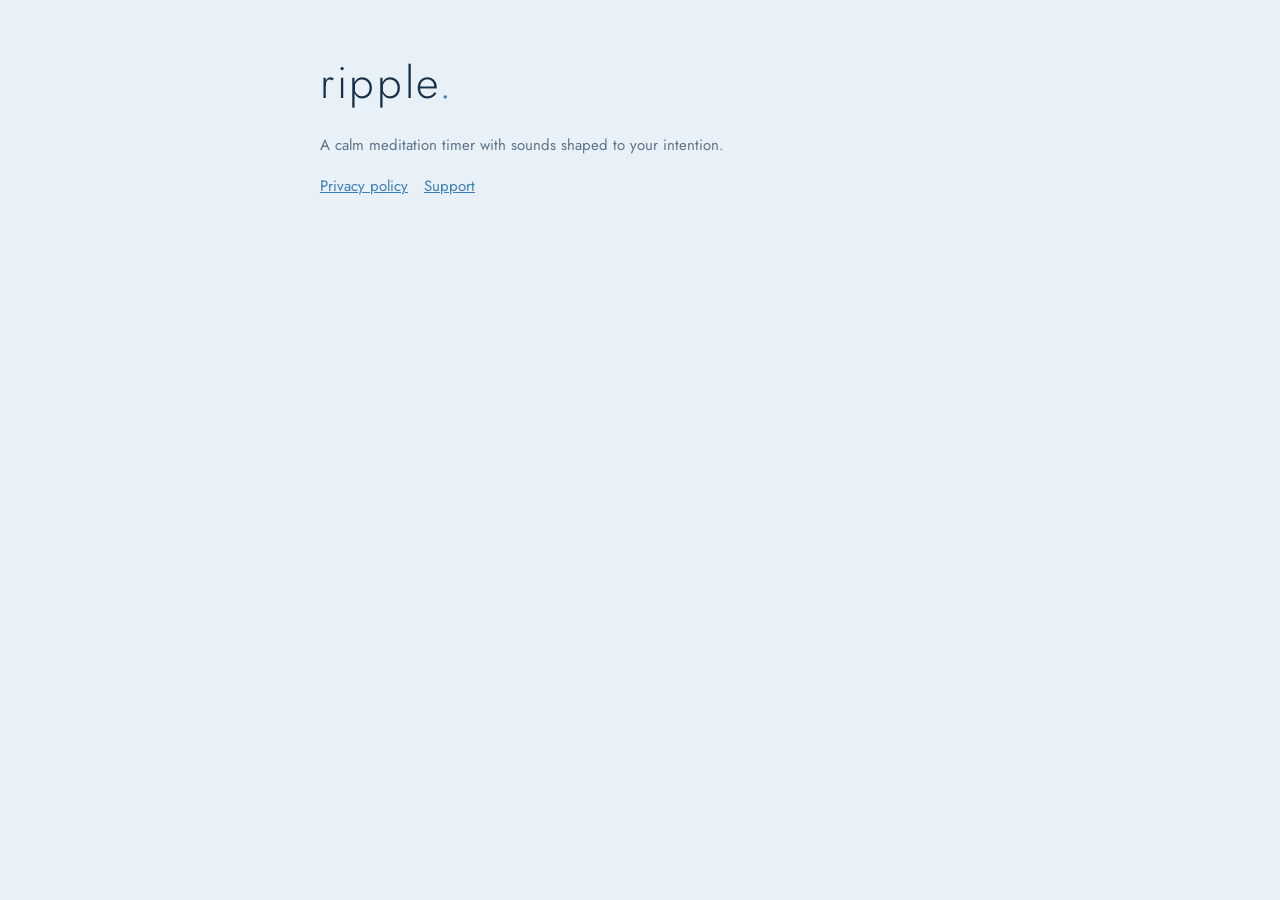
<file: index.html>
<!doctype html><html lang="en"><head><meta charset="utf-8"><meta name="viewport" content="width=device-width, initial-scale=1"><link rel="preconnect" href="https://fonts.googleapis.com"><link href="https://fonts.googleapis.com/css2?family=Jost:wght@300;400;500&family=Newsreader&display=swap" rel="stylesheet"><title>ripple. meditation</title><link rel="stylesheet" href="style.css"></head><body><main>
<p class="mark">ripple<span>.</span></p>
<p class="muted">A calm meditation timer with sounds shaped to your intention.</p>
<nav><a href="privacy/">Privacy policy</a><a href="support/">Support</a></nav>
</main></body></html>
</file>
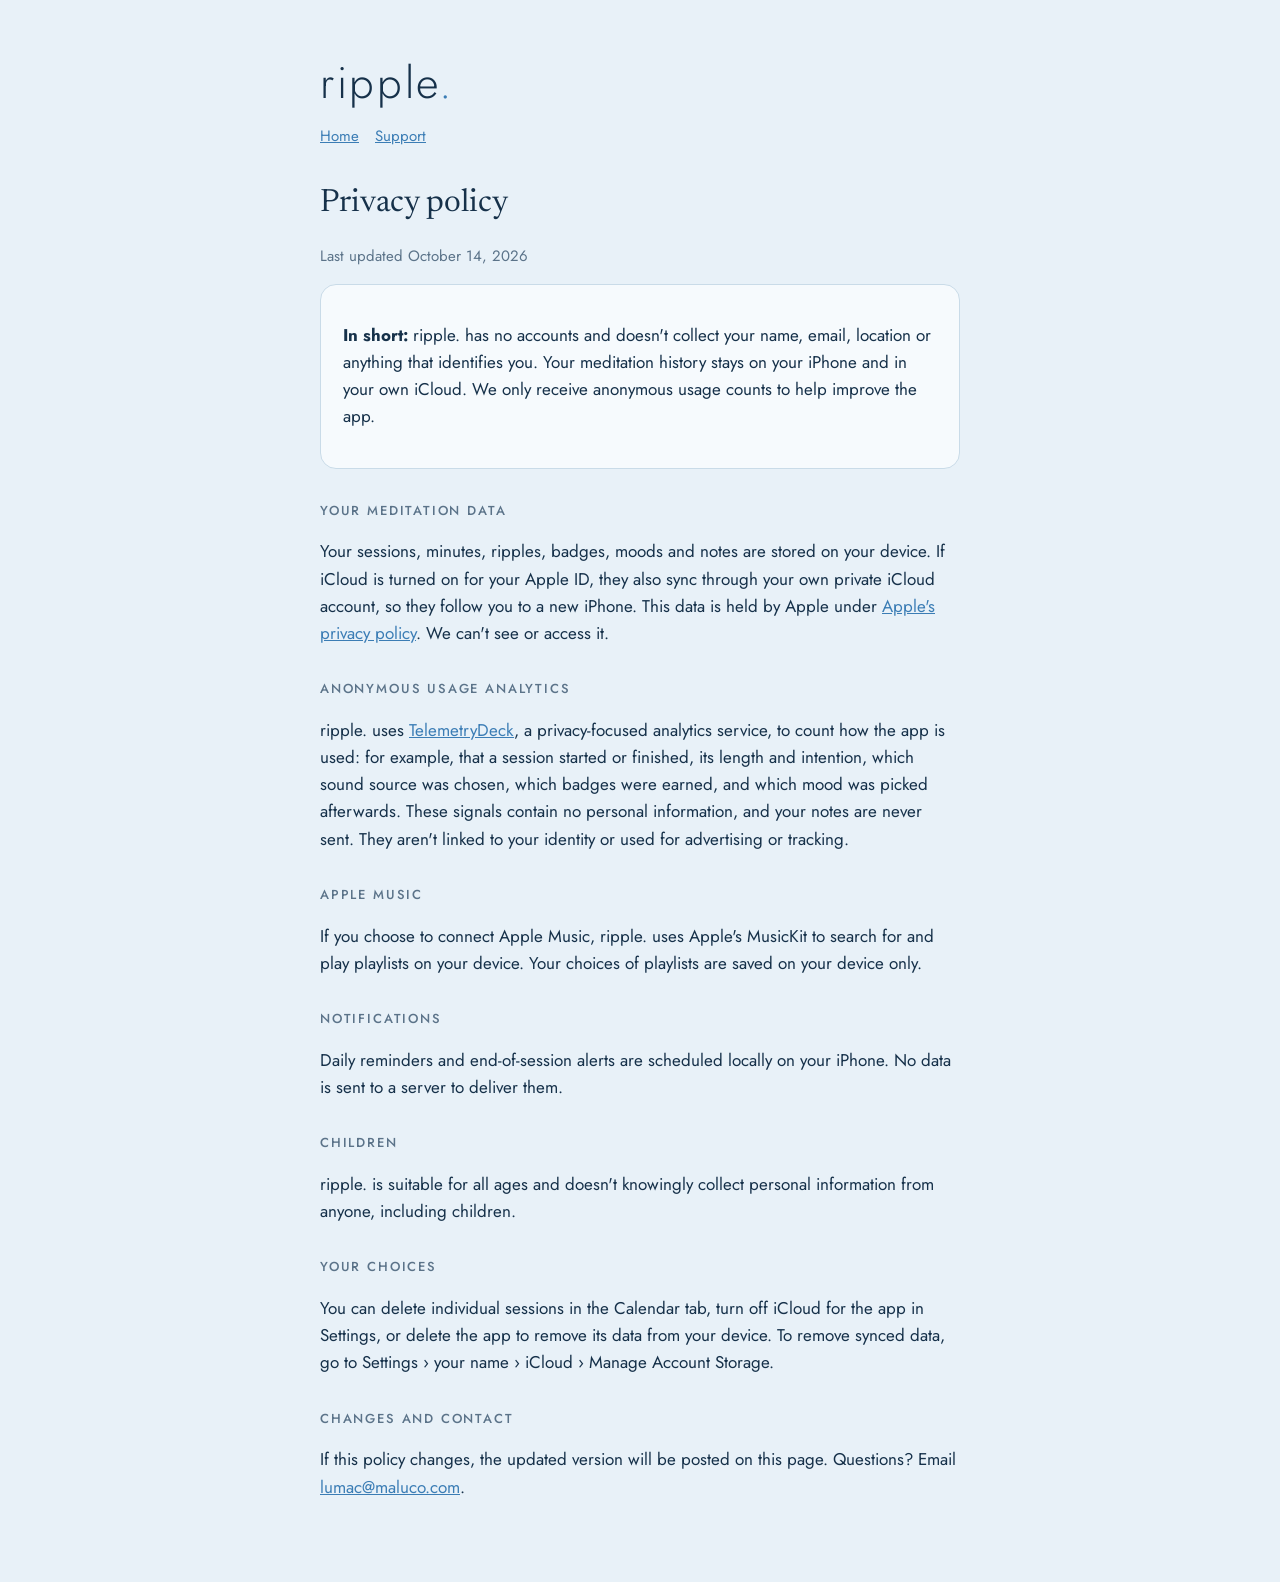
<file: privacy/index.html>
<!doctype html><html lang="en"><head><meta charset="utf-8"><meta name="viewport" content="width=device-width, initial-scale=1"><link rel="preconnect" href="https://fonts.googleapis.com"><link href="https://fonts.googleapis.com/css2?family=Jost:wght@300;400;500&family=Newsreader&display=swap" rel="stylesheet"><title>ripple. privacy policy</title><link rel="stylesheet" href="../style.css"></head><body><main>
<p class="mark">ripple<span>.</span></p>
<nav><a href="../">Home</a><a href="../support/">Support</a></nav>
<h1>Privacy policy</h1>
<p class="muted">Last updated October 14, 2026</p>
<div class="card"><p><strong>In short:</strong> ripple. has no accounts and doesn't collect your name, email, location or anything that identifies you. Your meditation history stays on your iPhone and in your own iCloud. We only receive anonymous usage counts to help improve the app.</p></div>

<h2>Your meditation data</h2>
<p>Your sessions, minutes, ripples, badges, moods and notes are stored on your device. If iCloud is turned on for your Apple ID, they also sync through your own private iCloud account, so they follow you to a new iPhone. This data is held by Apple under <a href="https://www.apple.com/legal/privacy/">Apple's privacy policy</a>. We can't see or access it.</p>

<h2>Anonymous usage analytics</h2>
<p>ripple. uses <a href="https://telemetrydeck.com/privacy/">TelemetryDeck</a>, a privacy-focused analytics service, to count how the app is used: for example, that a session started or finished, its length and intention, which sound source was chosen, which badges were earned, and which mood was picked afterwards. These signals contain no personal information, and your notes are never sent. They aren't linked to your identity or used for advertising or tracking.</p>

<h2>Apple Music</h2>
<p>If you choose to connect Apple Music, ripple. uses Apple's MusicKit to search for and play playlists on your device. Your choices of playlists are saved on your device only.</p>

<h2>Notifications</h2>
<p>Daily reminders and end-of-session alerts are scheduled locally on your iPhone. No data is sent to a server to deliver them.</p>

<h2>Children</h2>
<p>ripple. is suitable for all ages and doesn't knowingly collect personal information from anyone, including children.</p>

<h2>Your choices</h2>
<p>You can delete individual sessions in the Calendar tab, turn off iCloud for the app in Settings, or delete the app to remove its data from your device. To remove synced data, go to Settings › your name › iCloud › Manage Account Storage.</p>

<h2>Changes and contact</h2>
<p>If this policy changes, the updated version will be posted on this page. Questions? Email <a href="mailto:lumac@maluco.com">lumac@maluco.com</a>.</p>
</main></body></html>
</file>
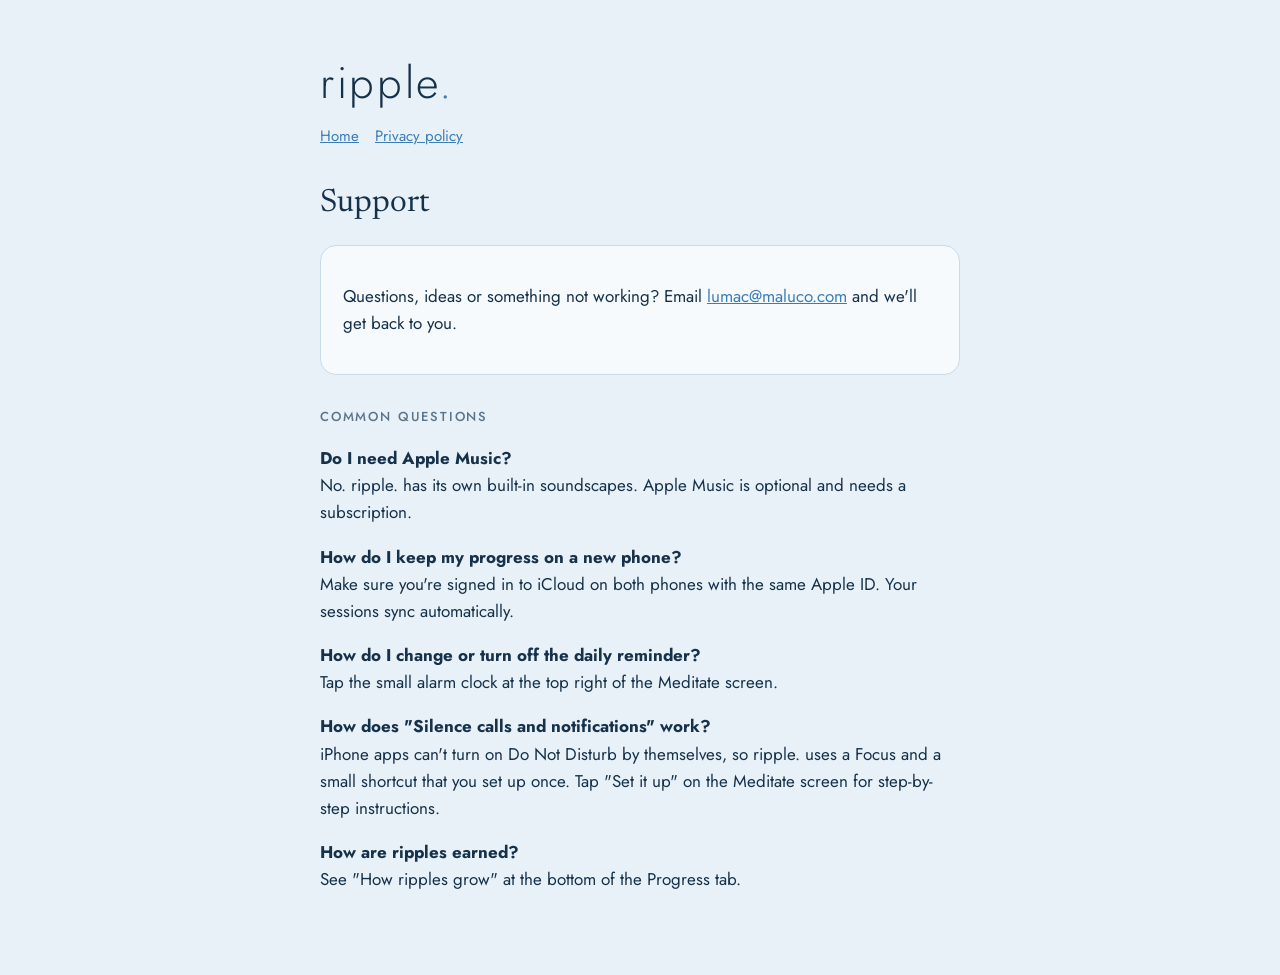
<file: support/index.html>
<!doctype html><html lang="en"><head><meta charset="utf-8"><meta name="viewport" content="width=device-width, initial-scale=1"><link rel="preconnect" href="https://fonts.googleapis.com"><link href="https://fonts.googleapis.com/css2?family=Jost:wght@300;400;500&family=Newsreader&display=swap" rel="stylesheet"><title>ripple. support</title><link rel="stylesheet" href="../style.css"></head><body><main>
<p class="mark">ripple<span>.</span></p>
<nav><a href="../">Home</a><a href="../privacy/">Privacy policy</a></nav>
<h1>Support</h1>
<div class="card"><p>Questions, ideas or something not working? Email <a href="mailto:lumac@maluco.com">lumac@maluco.com</a> and we'll get back to you.</p></div>

<h2>Common questions</h2>
<p><strong>Do I need Apple Music?</strong><br>No. ripple. has its own built-in soundscapes. Apple Music is optional and needs a subscription.</p>
<p><strong>How do I keep my progress on a new phone?</strong><br>Make sure you're signed in to iCloud on both phones with the same Apple ID. Your sessions sync automatically.</p>
<p><strong>How do I change or turn off the daily reminder?</strong><br>Tap the small alarm clock at the top right of the Meditate screen.</p>
<p><strong>How does "Silence calls and notifications" work?</strong><br>iPhone apps can't turn on Do Not Disturb by themselves, so ripple. uses a Focus and a small shortcut that you set up once. Tap "Set it up" on the Meditate screen for step-by-step instructions.</p>
<p><strong>How are ripples earned?</strong><br>See "How ripples grow" at the bottom of the Progress tab.</p>
</main></body></html>
</file>
<file: style.css>
:root { --bg:#E8F1F8; --surface:#F6FAFD; --ink:#16314A; --muted:#5B7389; --accent:#3B7DB5; --brass:#C8973F; --line:#C9DBE8; }
* { box-sizing: border-box; }
body { margin:0; background:var(--bg); color:var(--ink); font:17px/1.6 "Jost", -apple-system, system-ui, sans-serif; }
main { max-width: 680px; margin: 0 auto; padding: 48px 20px 64px; }
.mark { font-weight:300; font-size:44px; letter-spacing:.06em; margin:0 0 4px; }
.mark span { color:var(--accent); }
h1 { font-family:"Newsreader", Georgia, serif; font-weight:400; font-size:32px; margin:28px 0 8px; }
h2 { font-size:13px; letter-spacing:.14em; text-transform:uppercase; color:var(--muted); margin:32px 0 8px; font-weight:500; }
p, li { color:var(--ink); }
.muted { color:var(--muted); font-size:15px; }
.card { background:var(--surface); border:1px solid var(--line); border-radius:16px; padding:20px 22px; margin:16px 0; }
a { color:var(--accent); }
nav a { margin-right:16px; font-size:15px; }
</file>
